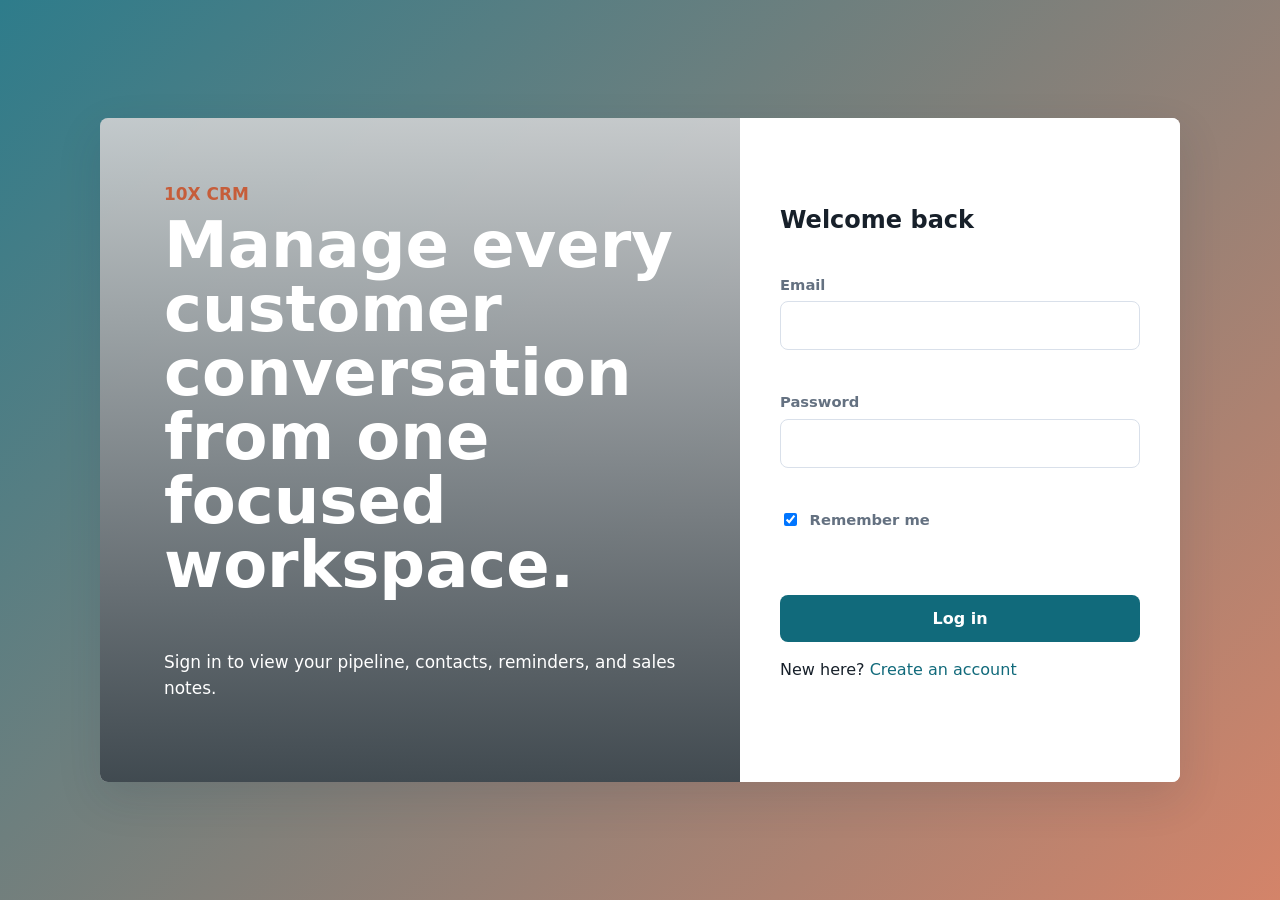
<file: index.html>
<!doctype html>
<html lang="en">
  <head>
    <meta charset="UTF-8" />
    <meta name="viewport" content="width=device-width, initial-scale=1.0" />
    <title>10X CRM | Login</title>
    <link rel="stylesheet" href="assets/css/styles.css" />
  </head>
  <body class="auth-page">
    <main class="auth-layout">
      <section class="brand-panel">
        <p class="eyebrow">10X CRM</p>
        <h1>Manage every customer conversation from one focused workspace.</h1>
        <p>Sign in to view your pipeline, contacts, reminders, and sales notes.</p>
      </section>

      <section class="auth-card" aria-labelledby="login-title">
        <h2 id="login-title">Welcome back</h2>
        <form id="loginForm" novalidate>
          <label>
            Email
            <input id="loginEmail" name="email" type="email" autocomplete="email" required />
            <span class="field-error" data-error-for="loginEmail"></span>
          </label>
          <label>
            Password
            <input id="loginPassword" name="password" type="password" autocomplete="current-password" required />
            <span class="field-error" data-error-for="loginPassword"></span>
          </label>
          <label class="checkbox-row">
            <input id="rememberMe" type="checkbox" checked />
            Remember me
          </label>
          <p class="form-error" id="loginError" aria-live="polite"></p>
          <button type="submit" class="primary-btn">Log in</button>
        </form>
        <p class="auth-switch">New here? <a href="signup.html">Create an account</a></p>
      </section>
    </main>
    <script type="module" src="assets/js/login.js"></script>
  </body>
</html>
</file>
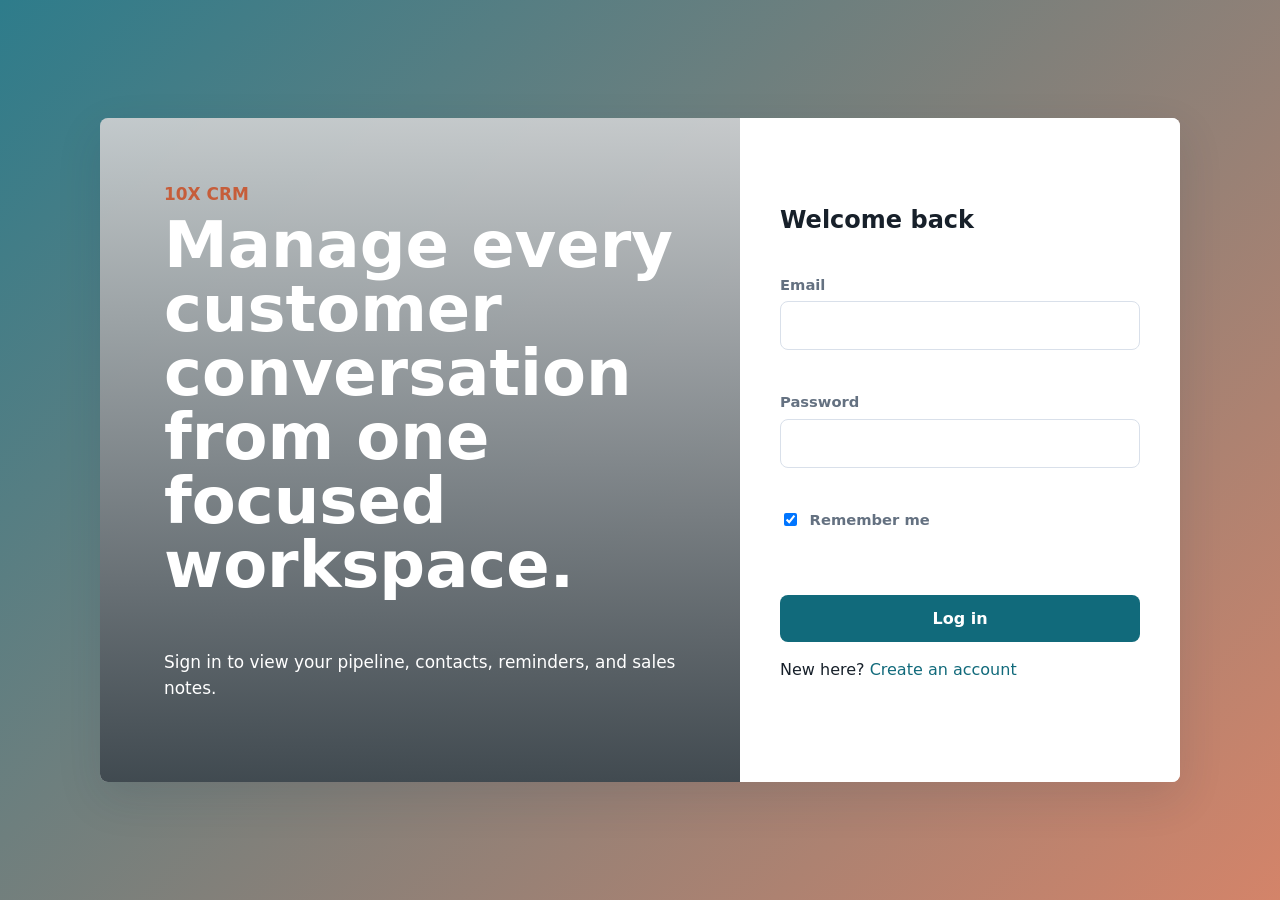
<file: clients.html>
<!doctype html>
<html lang="en">
  <head>
    <meta charset="UTF-8" />
    <meta name="viewport" content="width=device-width, initial-scale=1.0" />
    <title>10X CRM | Clients</title>
    <script>
      if (localStorage.getItem("crm_theme") === "dark") {
        document.documentElement.setAttribute("data-theme", "dark");
      }
    </script>
    <link rel="stylesheet" href="assets/css/styles.css" />
  </head>
  <body>
    <div class="app-shell">
      <aside class="sidebar">
        <a class="logo" href="dashboard.html">10X CRM</a>
        <nav>
          <a href="dashboard.html">Dashboard</a>
          <a class="active" href="clients.html">Clients</a>
          <a href="profile.html">Profile</a>
        </nav>
        <button id="themeToggle" class="ghost-btn" type="button">Toggle theme</button>
        <button id="logoutBtn" class="ghost-btn danger" type="button">Log out</button>
      </aside>
      <main class="main-content">
        <header class="page-header">
          <div>
            <p class="eyebrow">Client database</p>
            <h1>Clients</h1>
          </div>
          <button id="openClientModal" class="primary-btn" type="button">Add client</button>
        </header>

        <section class="toolbar" aria-label="Client filters">
          <input id="searchInput" type="search" placeholder="Search by name, email, company, or city" />
          <select id="statusFilter" aria-label="Filter by status">
            <option value="all">All statuses</option>
            <option value="new">New</option>
            <option value="contacted">Contacted</option>
            <option value="qualified">Qualified</option>
            <option value="won">Won</option>
            <option value="lost">Lost</option>
          </select>
          <select id="sortSelect" aria-label="Sort clients">
            <option value="newest">Newest first</option>
            <option value="name">Name A-Z</option>
            <option value="value">Deal value</option>
          </select>
          <button id="exportCsvBtn" class="ghost-btn" type="button">Export CSV</button>
        </section>

        <section class="chips" id="statusChips" aria-label="Quick status filters"></section>

        <section class="panel table-panel">
          <div id="clientState" class="state-message">Loading clients...</div>
          <div class="table-wrap">
            <table>
              <thead>
                <tr>
                  <th>Name</th>
                  <th>Company</th>
                  <th>Status</th>
                  <th>Value</th>
                  <th>City</th>
                  <th>Actions</th>
                </tr>
              </thead>
              <tbody id="clientsTable"></tbody>
            </table>
          </div>
        </section>
      </main>
    </div>

    <dialog id="clientModal">
      <form id="clientForm" method="dialog" novalidate>
        <div class="modal-heading">
          <h2 id="clientModalTitle">Add client</h2>
          <button class="icon-btn" value="cancel" type="button" id="closeClientModal" aria-label="Close">x</button>
        </div>
        <input id="clientId" type="hidden" />
        <div class="form-grid">
          <label>Name<input id="clientName" required /><span class="field-error" data-error-for="clientName"></span></label>
          <label>Email<input id="clientEmail" type="email" required /><span class="field-error" data-error-for="clientEmail"></span></label>
          <label>Phone<input id="clientPhone" required /><span class="field-error" data-error-for="clientPhone"></span></label>
          <label>Company<input id="clientCompany" required /><span class="field-error" data-error-for="clientCompany"></span></label>
          <label>City<input id="clientCity" required /><span class="field-error" data-error-for="clientCity"></span></label>
          <label>Deal value<input id="clientValue" type="number" min="0" step="100" required /><span class="field-error" data-error-for="clientValue"></span></label>
          <label>Status
            <select id="clientStatus">
              <option value="new">New</option>
              <option value="contacted">Contacted</option>
              <option value="qualified">Qualified</option>
              <option value="won">Won</option>
              <option value="lost">Lost</option>
            </select>
          </label>
        </div>
        <menu>
          <button class="ghost-btn" type="button" id="cancelClientForm">Cancel</button>
          <button class="primary-btn" type="submit">Save client</button>
        </menu>
      </form>
    </dialog>

    <dialog id="detailsModal">
      <div class="modal-heading">
        <h2 id="detailsTitle">Client details</h2>
        <button class="icon-btn" type="button" id="closeDetailsModal" aria-label="Close">x</button>
      </div>
      <div id="detailsBody"></div>
      <form id="noteForm" class="note-form">
        <label>New note<textarea id="noteText" rows="3" required></textarea></label>
        <button class="primary-btn" type="submit">Add note</button>
      </form>
      <form id="reminderForm" class="note-form">
        <label>Reminder text<input id="reminderText" placeholder="Call back about proposal" required /></label>
        <label>Reminder time<input id="reminderTime" type="datetime-local" required /></label>
        <button class="primary-btn" type="submit">Set reminder</button>
      </form>
      <div class="call-box">
        <span id="callTimer">00:00</span>
        <button id="callToggle" class="ghost-btn" type="button">Start call</button>
      </div>
    </dialog>

    <div id="toastHost" class="toast-host"></div>
    <script type="module" src="assets/js/clients.js"></script>
  </body>
</html>
</file>
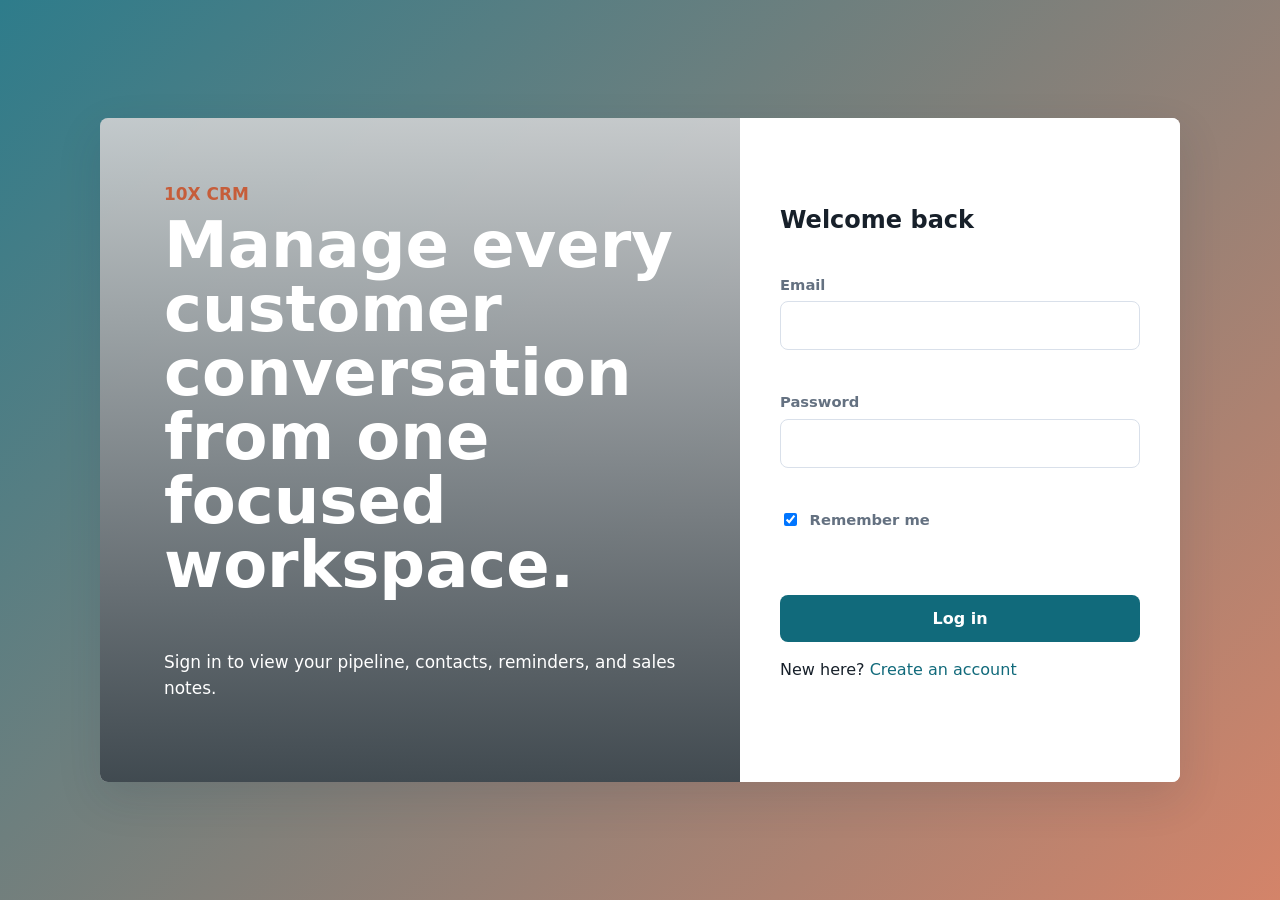
<file: dashboard.html>
<!doctype html>
<html lang="en">
  <head>
    <meta charset="UTF-8" />
    <meta name="viewport" content="width=device-width, initial-scale=1.0" />
    <title>10X CRM | Dashboard</title>
    <script>
      if (localStorage.getItem("crm_theme") === "dark") {
        document.documentElement.setAttribute("data-theme", "dark");
      }
    </script>
    <link rel="stylesheet" href="assets/css/styles.css" />
  </head>
  <body>
    <div class="app-shell">
      <aside class="sidebar">
        <a class="logo" href="dashboard.html">10X CRM</a>
        <nav>
          <a class="active" href="dashboard.html">Dashboard</a>
          <a href="clients.html">Clients</a>
          <a href="profile.html">Profile</a>
        </nav>
        <button id="themeToggle" class="ghost-btn" type="button">Toggle theme</button>
        <button id="logoutBtn" class="ghost-btn danger" type="button">Log out</button>
      </aside>
      <main class="main-content">
        <header class="page-header">
          <div>
            <p class="eyebrow">Sales command center</p>
            <h1 id="welcomeTitle">Dashboard</h1>
          </div>
          <div class="clock" id="liveClock">--:--:--</div>
        </header>

        <section class="stats-grid" id="statsGrid"></section>

        <section class="split-layout">
          <div class="panel">
            <div class="panel-heading">
              <h2>Pipeline</h2>
              <a href="clients.html">Manage clients</a>
            </div>
            <div class="pipeline-bars" id="pipelineBars"></div>
          </div>
          <div class="panel">
            <div class="panel-heading">
              <h2>Recent clients</h2>
            </div>
            <div class="recent-list" id="recentClients"></div>
          </div>
        </section>
      </main>
    </div>
    <div id="toastHost" class="toast-host"></div>
    <script type="module" src="assets/js/dashboard.js"></script>
  </body>
</html>
</file>
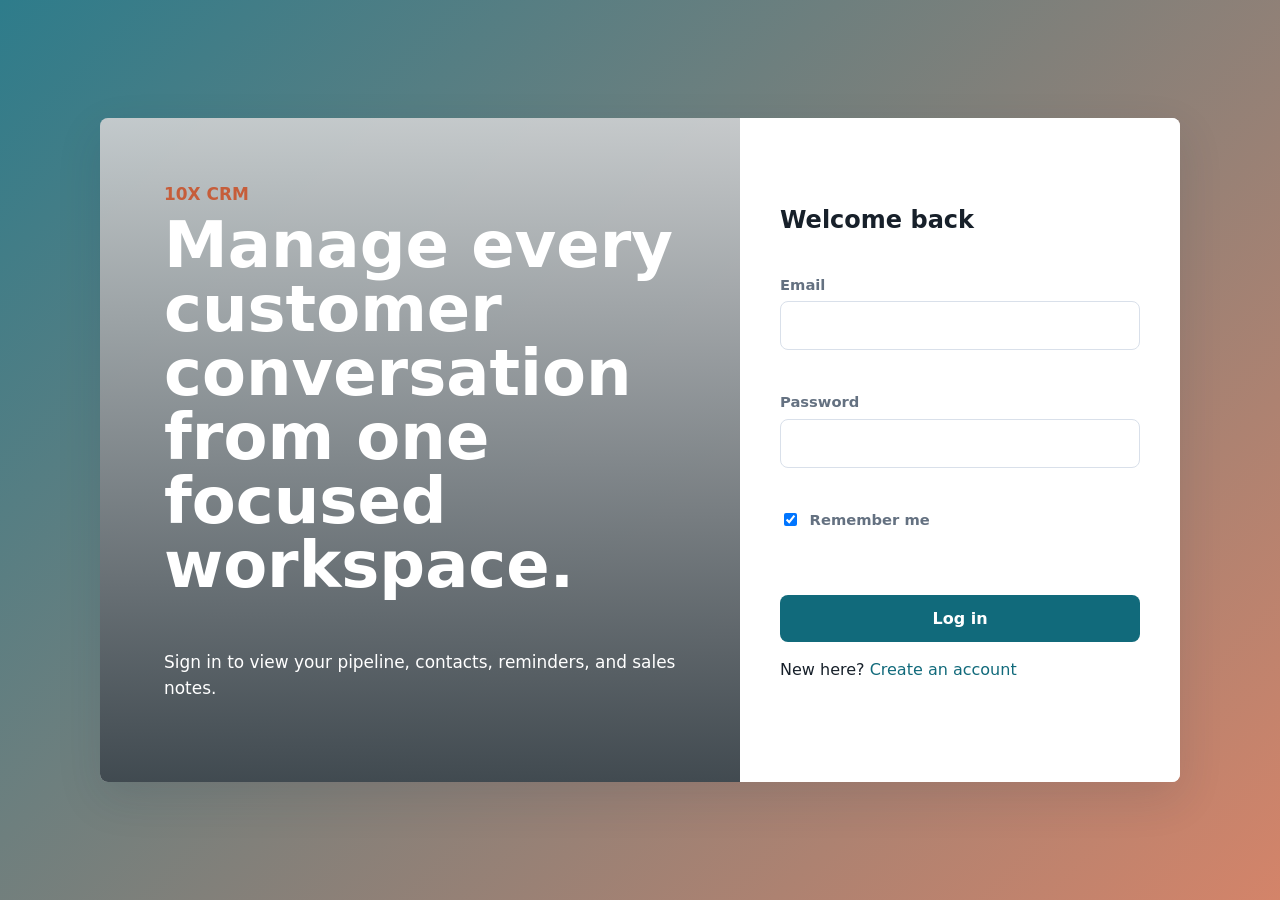
<file: profile.html>
<!doctype html>
<html lang="en">
  <head>
    <meta charset="UTF-8" />
    <meta name="viewport" content="width=device-width, initial-scale=1.0" />
    <title>10X CRM | Profile</title>
    <script>
      if (localStorage.getItem("crm_theme") === "dark") {
        document.documentElement.setAttribute("data-theme", "dark");
      }
    </script>
    <link rel="stylesheet" href="assets/css/styles.css" />
  </head>
  <body>
    <div class="app-shell">
      <aside class="sidebar">
        <a class="logo" href="dashboard.html">10X CRM</a>
        <nav>
          <a href="dashboard.html">Dashboard</a>
          <a href="clients.html">Clients</a>
          <a class="active" href="profile.html">Profile</a>
        </nav>
        <button id="themeToggle" class="ghost-btn" type="button">Toggle theme</button>
        <button id="logoutBtn" class="ghost-btn danger" type="button">Log out</button>
      </aside>
      <main class="main-content">
        <header class="page-header">
          <div>
            <p class="eyebrow">Account settings</p>
            <h1>Profile</h1>
          </div>
        </header>

        <section class="split-layout">
          <form id="profileForm" class="panel form-panel" novalidate>
            <h2>Personal details</h2>
            <label>Full name<input id="profileName" required /><span class="field-error" data-error-for="profileName"></span></label>
            <label>Email<input id="profileEmail" type="email" required /><span class="field-error" data-error-for="profileEmail"></span></label>
            <label>Phone<input id="profilePhone" required /><span class="field-error" data-error-for="profilePhone"></span></label>
            <label>Company<input id="profileCompany" required /><span class="field-error" data-error-for="profileCompany"></span></label>
            <button class="primary-btn" type="submit">Save profile</button>
          </form>

          <form id="passwordForm" class="panel form-panel" novalidate>
            <h2>Security</h2>
            <label>Current password<input id="currentPassword" type="password" required /><span class="field-error" data-error-for="currentPassword"></span></label>
            <label>New password<input id="newPassword" type="password" required /><span class="field-error" data-error-for="newPassword"></span></label>
            <label>Confirm new password<input id="confirmNewPassword" type="password" required /><span class="field-error" data-error-for="confirmNewPassword"></span></label>
            <button class="primary-btn" type="submit">Change password</button>
            <button id="resetDataBtn" class="ghost-btn danger" type="button">Reset demo data</button>
          </form>
        </section>
      </main>
    </div>
    <div id="toastHost" class="toast-host"></div>
    <script type="module" src="assets/js/profile.js"></script>
  </body>
</html>
</file>
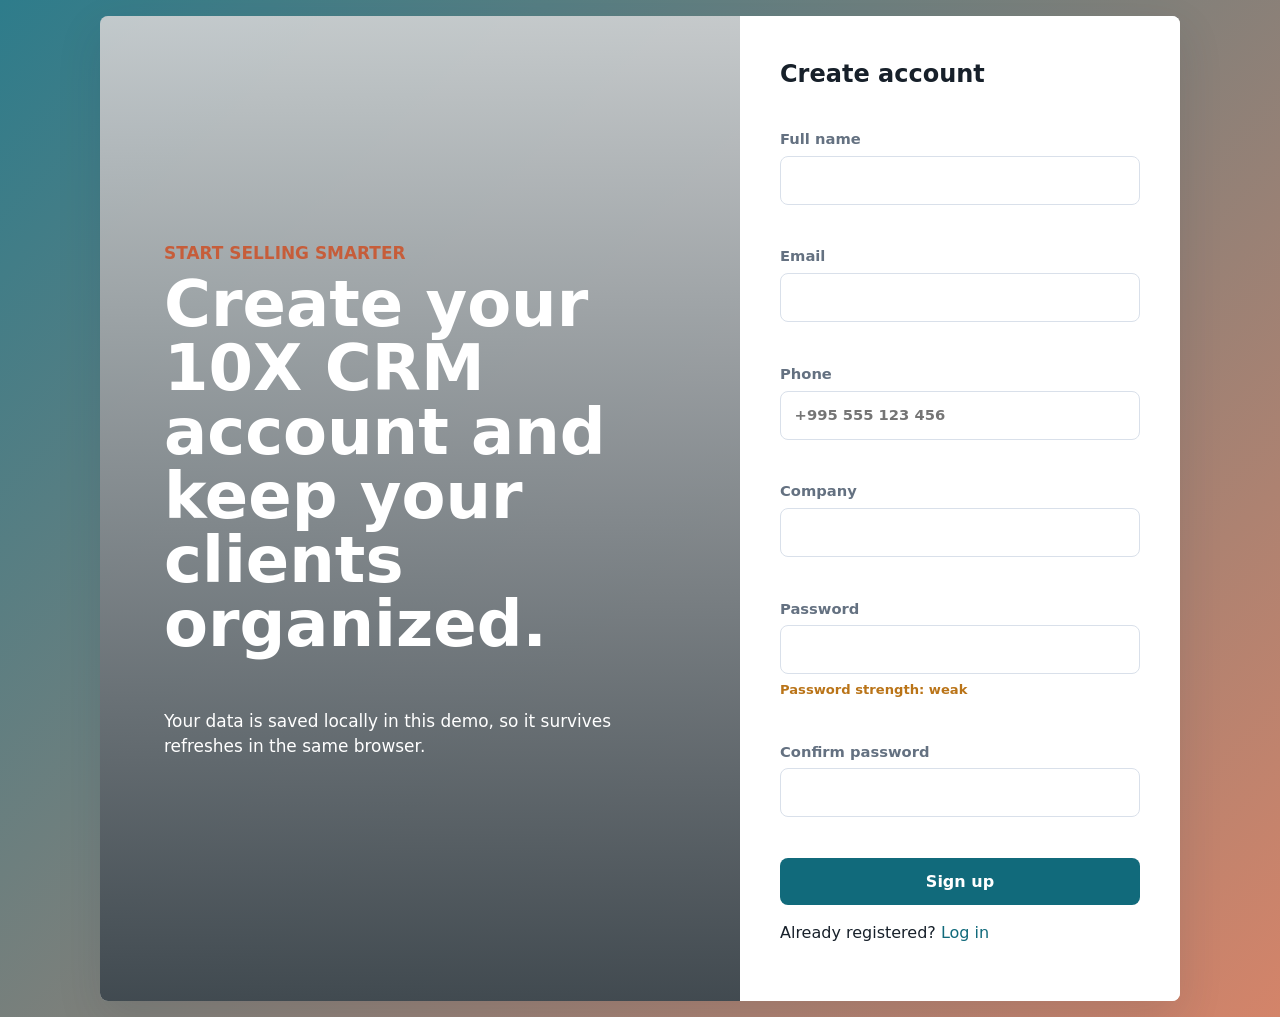
<file: signup.html>
<!doctype html>
<html lang="en">
  <head>
    <meta charset="UTF-8" />
    <meta name="viewport" content="width=device-width, initial-scale=1.0" />
    <title>10X CRM | Sign Up</title>
    <link rel="stylesheet" href="assets/css/styles.css" />
  </head>
  <body class="auth-page">
    <main class="auth-layout">
      <section class="brand-panel">
        <p class="eyebrow">Start selling smarter</p>
        <h1>Create your 10X CRM account and keep your clients organized.</h1>
        <p>Your data is saved locally in this demo, so it survives refreshes in the same browser.</p>
      </section>

      <section class="auth-card" aria-labelledby="signup-title">
        <h2 id="signup-title">Create account</h2>
        <form id="signupForm" novalidate>
          <label>
            Full name
            <input id="fullName" name="fullName" type="text" autocomplete="name" required />
            <span class="field-error" data-error-for="fullName"></span>
          </label>
          <label>
            Email
            <input id="email" name="email" type="email" autocomplete="email" required />
            <span class="field-error" data-error-for="email"></span>
          </label>
          <label>
            Phone
            <input id="phone" name="phone" type="tel" autocomplete="tel" placeholder="+995 555 123 456" required />
            <span class="field-error" data-error-for="phone"></span>
          </label>
          <label>
            Company
            <input id="company" name="company" type="text" required />
            <span class="field-error" data-error-for="company"></span>
          </label>
          <label>
            Password
            <input id="password" name="password" type="password" autocomplete="new-password" required />
            <span class="strength-meter" id="strengthMeter">Password strength: weak</span>
            <span class="field-error" data-error-for="password"></span>
          </label>
          <label>
            Confirm password
            <input id="confirmPassword" name="confirmPassword" type="password" autocomplete="new-password" required />
            <span class="field-error" data-error-for="confirmPassword"></span>
          </label>
          <button type="submit" class="primary-btn">Sign up</button>
        </form>
        <p class="auth-switch">Already registered? <a href="index.html">Log in</a></p>
      </section>
    </main>
    <script type="module" src="assets/js/signup.js"></script>
  </body>
</html>
</file>
<file: assets/css/styles.css>
:root {
  --bg: #f5f7fb;
  --surface: #ffffff;
  --surface-2: #edf5f0;
  --ink: #17202a;
  --muted: #647181;
  --line: #d9e0ea;
  --brand: #116a7b;
  --brand-2: #c65d3a;
  --ok: #16835c;
  --warn: #ba7418;
  --bad: #b7353b;
  --shadow: 0 16px 45px rgba(28, 45, 68, 0.12);
}

[data-theme="dark"] {
  --bg: #151a1f;
  --surface: #202830;
  --surface-2: #2b353e;
  --ink: #f4f7fa;
  --muted: #b1bcc7;
  --line: #3c4853;
  --brand: #4ecdc4;
  --brand-2: #f4a261;
  --ok: #2ecc71;
  --warn: #f4b942;
  --bad: #e76f51;
  --shadow: 0 16px 45px rgba(0, 0, 0, 0.35);
}

* {
  box-sizing: border-box;
}

body {
  margin: 0;
  min-height: 100vh;
  background: var(--bg);
  color: var(--ink);
  font-family: Inter, ui-sans-serif, system-ui, -apple-system, BlinkMacSystemFont, "Segoe UI", sans-serif;
  line-height: 1.5;
}

a {
  color: var(--brand);
  text-decoration: none;
}

button,
input,
select,
textarea {
  font: inherit;
}

button {
  cursor: pointer;
}

input,
select,
textarea {
  width: 100%;
  border: 1px solid var(--line);
  border-radius: 8px;
  background: var(--surface);
  color: var(--ink);
  padding: 0.78rem 0.85rem;
}

label {
  display: grid;
  gap: 0.35rem;
  color: var(--muted);
  font-size: 0.92rem;
  font-weight: 650;
}

h1,
h2,
p {
  margin-top: 0;
}

.auth-page {
  display: grid;
  place-items: center;
  padding: 1rem;
  background:
    linear-gradient(135deg, rgba(17, 106, 123, 0.88), rgba(198, 93, 58, 0.76)),
    url("https://images.unsplash.com/photo-1556761175-b413da4baf72?auto=format&fit=crop&w=1600&q=80") center/cover;
}

.auth-layout {
  display: grid;
  grid-template-columns: minmax(0, 1.1fr) minmax(320px, 440px);
  width: min(1080px, 100%);
  min-height: 660px;
  background: rgba(255, 255, 255, 0.92);
  border-radius: 8px;
  overflow: hidden;
  box-shadow: var(--shadow);
}

.brand-panel {
  display: flex;
  flex-direction: column;
  justify-content: center;
  padding: clamp(2rem, 5vw, 4rem);
  color: white;
  background: linear-gradient(180deg, rgba(14, 26, 34, 0.2), rgba(14, 26, 34, 0.78));
}

.brand-panel h1 {
  max-width: 780px;
  font-size: clamp(2.1rem, 5vw, 4.7rem);
  line-height: 1;
}

.brand-panel p {
  max-width: 620px;
  font-size: 1.06rem;
}

.auth-card {
  display: flex;
  flex-direction: column;
  justify-content: center;
  gap: 1rem;
  padding: clamp(1.4rem, 4vw, 2.5rem);
  background: var(--surface);
}

.auth-card form,
.form-panel,
#clientForm,
.note-form {
  display: grid;
  gap: 1rem;
}

.primary-btn,
.ghost-btn,
.icon-btn {
  min-height: 42px;
  border: 0;
  border-radius: 8px;
  padding: 0.72rem 1rem;
  font-weight: 800;
}

.primary-btn {
  background: var(--brand);
  color: white;
}

.ghost-btn {
  border: 1px solid var(--line);
  background: var(--surface);
  color: var(--ink);
}

.ghost-btn.danger {
  color: var(--bad);
}

.icon-btn {
  width: 42px;
  padding: 0;
  background: var(--surface-2);
  color: var(--ink);
}

.checkbox-row {
  display: flex;
  align-items: center;
  gap: 0.6rem;
}

.checkbox-row input {
  width: auto;
}

.field-error,
.form-error {
  min-height: 1.2rem;
  color: var(--bad);
  font-size: 0.82rem;
  font-weight: 650;
}

.strength-meter {
  min-height: 1.2rem;
  color: var(--warn);
  font-size: 0.82rem;
}

.app-shell {
  display: grid;
  grid-template-columns: 240px 1fr;
  min-height: 100vh;
}

.sidebar {
  position: sticky;
  top: 0;
  display: flex;
  flex-direction: column;
  gap: 1rem;
  height: 100vh;
  padding: 1.2rem;
  border-right: 1px solid var(--line);
  background: var(--surface);
}

.logo {
  color: var(--ink);
  font-size: 1.25rem;
  font-weight: 900;
}

.sidebar nav {
  display: grid;
  gap: 0.35rem;
  margin: 1rem 0 auto;
}

.sidebar nav a {
  border-radius: 8px;
  color: var(--muted);
  font-weight: 800;
  padding: 0.8rem;
}

.sidebar nav a.active,
.sidebar nav a:hover {
  background: var(--surface-2);
  color: var(--brand);
}

.main-content {
  padding: clamp(1rem, 3vw, 2rem);
}

.page-header,
.panel-heading,
.modal-heading {
  display: flex;
  align-items: center;
  justify-content: space-between;
  gap: 1rem;
  margin-bottom: 1.25rem;
}

.eyebrow {
  margin-bottom: 0.35rem;
  color: var(--brand-2);
  font-size: 0.78rem;
  font-weight: 900;
  letter-spacing: 0;
  text-transform: uppercase;
}

.clock {
  border: 1px solid var(--line);
  border-radius: 8px;
  background: var(--surface);
  padding: 0.75rem 1rem;
  font-weight: 900;
}

.stats-grid {
  display: grid;
  grid-template-columns: repeat(4, minmax(0, 1fr));
  gap: 1rem;
  margin-bottom: 1rem;
}

.stat-card,
.panel {
  border: 1px solid var(--line);
  border-radius: 8px;
  background: var(--surface);
  box-shadow: var(--shadow);
}

.stat-card {
  padding: 1rem;
}

.stat-card strong {
  display: block;
  font-size: 1.8rem;
}

.split-layout {
  display: grid;
  grid-template-columns: minmax(0, 1.4fr) minmax(300px, 0.8fr);
  gap: 1rem;
}

.panel {
  padding: 1rem;
}

.pipeline-bars,
.recent-list,
.details-list {
  display: grid;
  gap: 0.75rem;
}

.bar-row {
  display: grid;
  grid-template-columns: 110px 1fr 48px;
  align-items: center;
  gap: 0.75rem;
}

.bar-track {
  height: 14px;
  border-radius: 99px;
  background: var(--surface-2);
  overflow: hidden;
}

.bar-fill {
  height: 100%;
  background: var(--brand);
}

.client-mini,
.detail-card {
  border: 1px solid var(--line);
  border-radius: 8px;
  padding: 0.85rem;
}

.toolbar {
  display: grid;
  grid-template-columns: minmax(220px, 1fr) 170px 150px auto;
  gap: 0.7rem;
  margin-bottom: 0.75rem;
}

.chips {
  display: flex;
  flex-wrap: wrap;
  gap: 0.5rem;
  margin-bottom: 1rem;
}

.chip {
  border: 1px solid var(--line);
  border-radius: 999px;
  background: var(--surface);
  color: var(--muted);
  padding: 0.48rem 0.8rem;
  font-weight: 800;
}

.chip.active {
  border-color: var(--brand);
  background: var(--brand);
  color: white;
}

.table-wrap {
  overflow-x: auto;
}

table {
  width: 100%;
  border-collapse: collapse;
}

th,
td {
  border-bottom: 1px solid var(--line);
  padding: 0.85rem;
  text-align: left;
  vertical-align: middle;
}

th {
  color: var(--muted);
  font-size: 0.78rem;
  text-transform: uppercase;
}

.status {
  display: inline-flex;
  border-radius: 999px;
  padding: 0.25rem 0.55rem;
  background: var(--surface-2);
  color: var(--brand);
  font-size: 0.78rem;
  font-weight: 900;
}

.row-actions {
  display: flex;
  flex-wrap: wrap;
  gap: 0.4rem;
}

.row-actions button {
  min-height: 34px;
  padding: 0.45rem 0.6rem;
}

dialog {
  width: min(760px, calc(100% - 2rem));
  border: 0;
  border-radius: 8px;
  background: var(--surface);
  color: var(--ink);
  box-shadow: var(--shadow);
}

dialog::backdrop {
  background: rgba(0, 0, 0, 0.42);
}

.form-grid {
  display: grid;
  grid-template-columns: repeat(2, minmax(0, 1fr));
  gap: 1rem;
}

menu {
  display: flex;
  justify-content: end;
  gap: 0.6rem;
  padding: 0;
}

.toast-host {
  position: fixed;
  right: 1rem;
  bottom: 1rem;
  z-index: 20;
  display: grid;
  gap: 0.5rem;
}

.toast {
  border-radius: 8px;
  background: var(--ink);
  color: var(--surface);
  padding: 0.75rem 1rem;
  box-shadow: var(--shadow);
}

.state-message {
  min-height: 1.5rem;
  color: var(--muted);
  font-weight: 750;
}

.call-box {
  display: flex;
  align-items: center;
  justify-content: space-between;
  gap: 1rem;
  border: 1px solid var(--line);
  border-radius: 8px;
  margin-top: 1rem;
  padding: 0.85rem;
}

#callTimer {
  font-size: 1.35rem;
  font-weight: 900;
}

@media (max-width: 860px) {
  .auth-layout,
  .app-shell,
  .split-layout {
    grid-template-columns: 1fr;
  }

  .auth-layout {
    min-height: auto;
  }

  .brand-panel {
    min-height: 310px;
  }

  .sidebar {
    position: static;
    height: auto;
  }

  .stats-grid,
  .toolbar,
  .form-grid {
    grid-template-columns: 1fr;
  }

  .page-header {
    align-items: stretch;
    flex-direction: column;
  }
}
/* =========================
   Fast & Smooth UI Effects
========================= */

/* Dark / Light mode სწრაფად შეიცვალოს */
body {
  transition: none;
}
/* =========================
   Buttons
========================= */

.primary-btn,
.ghost-btn,
.icon-btn {
  transition: transform .15s ease, filter .15s ease;
}

.primary-btn:hover {
  transform: translateY(-2px);
  filter: brightness(1.08);
}

.ghost-btn:hover,
.icon-btn:hover {
  transform: translateY(-2px);
}
/* =========================
   Cards
========================= */

.stat-card,
.panel,
.client-mini,
.detail-card {
  transition: transform .15s ease;
}

.stat-card:hover,
.panel:hover,
.client-mini:hover,
.detail-card:hover {
  transform: translateY(-2px);
}
/* =========================
   Sidebar
========================= */

.sidebar nav a {
  transition: padding .15s ease, color .15s ease, background .15s ease;
}

.sidebar nav a:hover {
  padding-left: 1rem;
}
/* =========================
   Inputs
========================= */

input,
select,
textarea {
  transition: border-color .15s ease, box-shadow .15s ease;
}

input:focus,
select:focus,
textarea:focus {
  outline: none;
  border-color: var(--brand);
  box-shadow: 0 0 0 3px rgba(78, 205, 196, .15);
}
/* =========================
   Table Hover
========================= */

tbody tr {
  transition: background-color .15s ease;
}

tbody tr:hover {
  background: var(--surface-2);
}

/* =========================
   Status Badge
========================= */

.status {
  transition: transform .15s ease;
}

.status:hover {
  transform: scale(1.05);
}

/* =========================
   Toast
========================= */

.toast {
  animation: toastIn .25s ease;
}

@keyframes toastIn {
  from {
    opacity: 0;
    transform: translateY(15px);
  }

  to {
    opacity: 1;
    transform: translateY(0);
  }
}

/* =========================
   Modal
========================= */

dialog[open] {
  animation: modalIn .2s ease;
}

@keyframes modalIn {
  from {
    opacity: 0;
    transform: scale(.97);
  }

  to {
    opacity: 1;
    transform: scale(1);
  }
}
</file>
